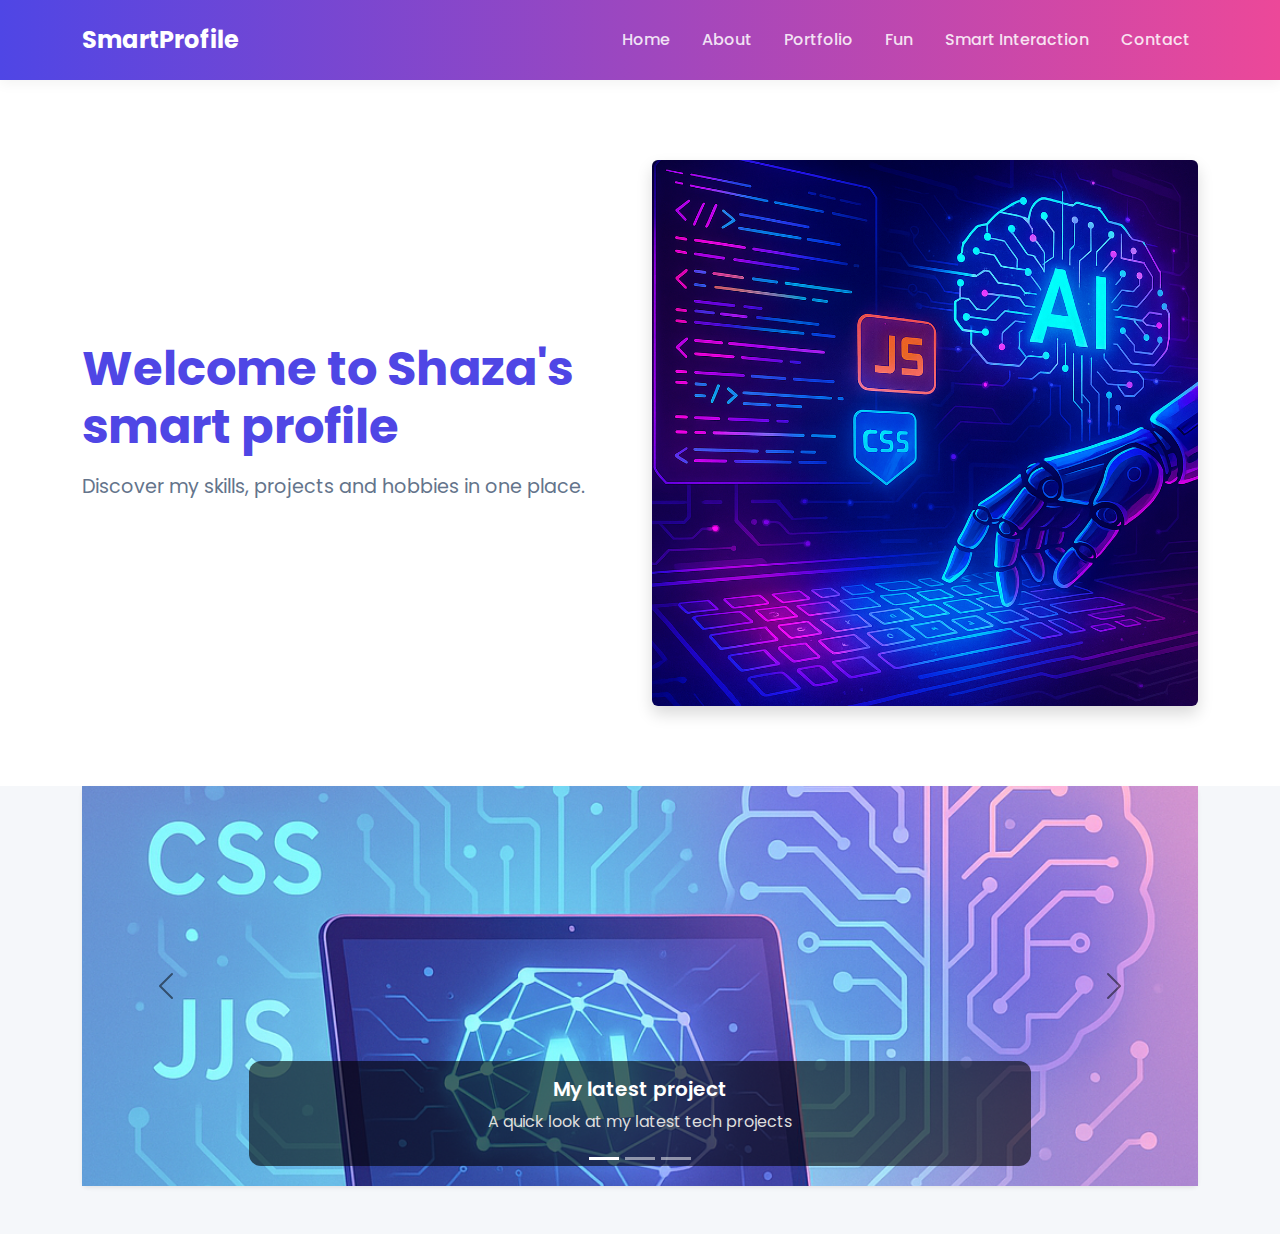
<file: index.html>
<!DOCTYPE html>
<html lang="en">
<head>
  <meta charset="UTF-8" />
  <meta name="viewport" content="width=device-width, initial-scale=1.0" />
  <title>Home – Smart Profile</title>
  <!-- Bootstrap 5 CSS -->
  <link
    href="https://cdn.jsdelivr.net/npm/bootstrap@5.3.0/dist/css/bootstrap.min.css"
    rel="stylesheet"
  />
  <link rel="stylesheet" href="stylee.css" />
</head>
<body>

  <!-- Navbar -->
  <nav class="navbar navbar-expand-lg navbar-light bg-white">
    <div class="container">
      <a class="navbar-brand" href="index.html">SmartProfile</a>
      <button
        class="navbar-toggler"
        type="button"
        data-bs-toggle="collapse"
        data-bs-target="#navMenu"
        aria-controls="navMenu"
        aria-expanded="false"
        aria-label="Toggle navigation"
      >
        <span class="navbar-toggler-icon"></span>
      </button>
      <div class="collapse navbar-collapse" id="navMenu">
        <ul class="navbar-nav ms-auto">
          <li class="nav-item"><a class="nav-link" href="index.html">Home</a></li>
          <li class="nav-item"><a class="nav-link" href="about.html">About</a></li>
          <li class="nav-item"><a class="nav-link" href="portfolio.html">Portfolio</a></li>
          <li class="nav-item"><a class="nav-link" href="fun.html">Fun</a></li>
          <li class="nav-item"><a class="nav-link" href="smart.html">Smart Interaction</a></li>
          <li class="nav-item"><a class="nav-link" href="contact.html">Contact</a></li>
        </ul>
      </div>
    </div>
  </nav>

  <!-- Hero Section -->
  <section class="hero-section">
    <div class="container">
      <div class="row align-items-center">
        <!-- Text -->
        <div class="col-md-6 mb-4 mb-md-0">
          <h1 class="mb-3">Welcome to Shaza's smart profile</h1>
          <p>Discover my skills, projects and hobbies in one place.</p>
        </div>
        <!-- Image -->
        <div class="col-md-6 text-center">
          <img
            src="images/image4.jpg"
            class="img-fluid rounded shadow"
            alt="Profile Image"
          />
        </div>
      </div>
    </div>
  </section>

  <!-- Carousel Section -->
  <section class="mb-5">
    <div class="container">
      <div
        id="mainCarousel"
        class="carousel slide shadow-sm rounded"
        data-bs-ride="carousel"
        data-bs-interval="3500"
      >
        <!-- Indicators -->
        <div class="carousel-indicators">
          <button
            type="button"
            data-bs-target="#mainCarousel"
            data-bs-slide-to="0"
            class="active"
            aria-current="true"
            aria-label="Slide 1"
          ></button>
          <button
            type="button"
            data-bs-target="#mainCarousel"
            data-bs-slide-to="1"
            aria-label="Slide 2"
          ></button>
          <button
            type="button"
            data-bs-target="#mainCarousel"
            data-bs-slide-to="2"
            aria-label="Slide 3"
          ></button>
        </div>

        <!-- Slides -->
        <div class="carousel-inner">
          <!-- Slide 1: Image -->
          <div class="carousel-item active">
            <img
              src="images/image2.jpg"
              class="d-block w-100"
              alt="Project Showcase"
            />
            <div class="carousel-caption d-none d-md-block">
              <h5>My latest project</h5>
              <p>A quick look at my latest tech projects</p>
            </div>
          </div>

          <!-- Slide 2: Quote -->
          <div class="carousel-item">
            <div
              class="d-flex align-items-center justify-content-center bg-light"
              style="height:400px;"
            >
              <blockquote class="blockquote text-center px-4">
                <p class="mb-0">
                  “The only way to do great work is to love what you do.”
                </p>
                <footer class="blockquote-footer mt-2">— Steve Jobs</footer>
              </blockquote>
            </div>
          </div>

          <!-- Slide 3: Image -->
          <div class="carousel-item">
            <img
              src="images/image3.jpg"
              class="d-block w-100"
              alt="Creative Design"
            />
            <div class="carousel-caption d-none d-md-block">
              <h5>Creativity and design</h5>
              <p>Innovative artwork and design displays</p>
            </div>
          </div>
        </div>

        <!-- Controls -->
        <button
          class="carousel-control-prev"
          type="button"
          data-bs-target="#mainCarousel"
          data-bs-slide="prev"
        >
          <span class="carousel-control-prev-icon"></span>
          <span class="visually-hidden">Previous</span>
        </button>
        <button
          class="carousel-control-next"
          type="button"
          data-bs-target="#mainCarousel"
          data-bs-slide="next"
        >
          <span class="carousel-control-next-icon"></span>
          <span class="visually-hidden">Next</span>
        </button>
      </div>
    </div>
  </section>

  <!-- Bootstrap 5 JS Bundle -->
  <script
    src="https://cdn.jsdelivr.net/npm/bootstrap@5.3.0/dist/js/bootstrap.bundle.min.js"
  ></script>
</body>
</html>
</file>
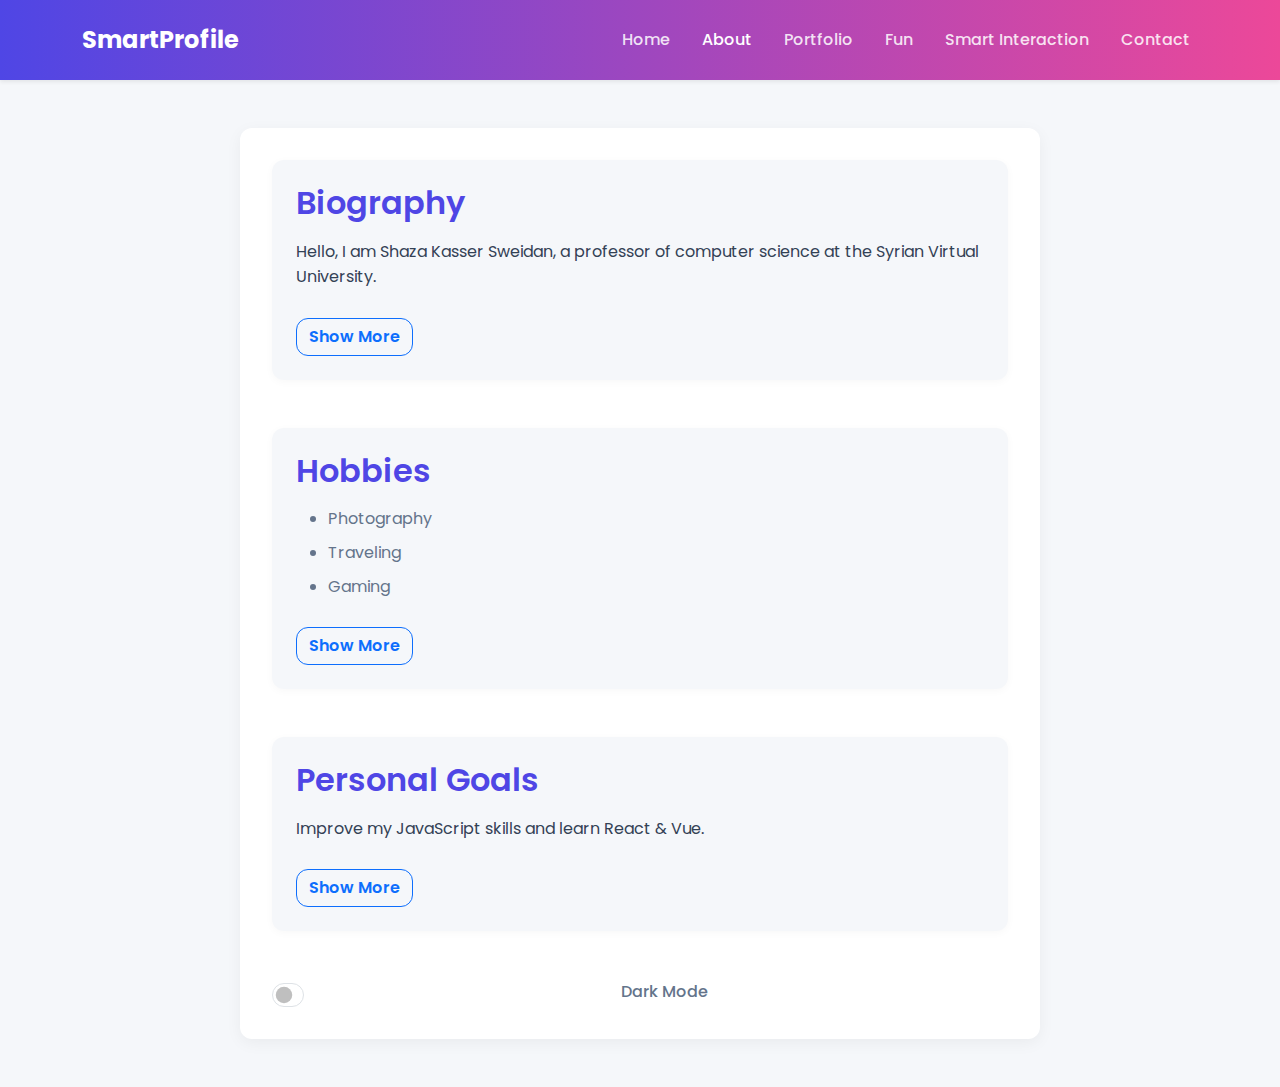
<file: about.html>
<!-- about.html -->
<!DOCTYPE html>
<html lang="en">
<head>
  <meta charset="UTF-8" />
  <meta name="viewport" content="width=device-width, initial-scale=1.0"/>
  <title>About Me – Smart Profile</title>
  <link
    href="https://cdn.jsdelivr.net/npm/bootstrap@5.3.0/dist/css/bootstrap.min.css"
    rel="stylesheet"
  />
  <link rel="stylesheet" href="style1.css" />
</head>
<body>
  <!-- Navbar -->
  <nav class="navbar navbar-expand-lg navbar-light bg-white shadow-sm">
    <div class="container">
      <a class="navbar-brand" href="index.html">SmartProfile</a>
      <button
        class="navbar-toggler"
        type="button"
        data-bs-toggle="collapse"
        data-bs-target="#navbarNav"
        aria-controls="navbarNav"
        aria-expanded="false"
        aria-label="Toggle navigation"
      >
        <span class="navbar-toggler-icon"></span>
      </button>
      <div class="collapse navbar-collapse" id="navbarNav">
        <ul class="navbar-nav ms-auto">
          <li class="nav-item"><a class="nav-link" href="index.html">Home</a></li>
          <li class="nav-item"><a class="nav-link active" href="about.html">About</a></li>
          <li class="nav-item"><a class="nav-link" href="portfolio.html">Portfolio</a></li>
          <li class="nav-item"><a class="nav-link" href="fun.html">Fun</a></li>
          <li class="nav-item"><a class="nav-link" href="smart.html">Smart Interaction</a></li>
          <li class="nav-item"><a class="nav-link" href="contact.html">Contact</a></li>
        </ul>
      </div>
    </div>
  </nav>

  <!-- Main Content -->
  <main class="container my-5 about-page">
    <!-- Biography Section -->
    <section class="mb-5 section-block">
      <h2>Biography</h2>
      <p>Hello, I am Shaza Kasser Sweidan, a professor of computer science at the Syrian Virtual University.</p>
      <button class="btn btn-outline-primary show-more-btn">Show More</button>
      <div class="more d-none">
        <p>
          I graduated from Tishreen University with a degree in Computer Science, 
          and over the past three years, I have worked on various projects, from e-commerce websites to interactive dashboards.
        </p>
      </div>
    </section>

    <!-- Hobbies Section -->
    <section class="mb-5 section-block">
      <h2>Hobbies</h2>
      <ul>
        <li>Photography</li>
        <li>Traveling</li>
        <li>Gaming</li>
      </ul>
      <button class="btn btn-outline-primary show-more-btn">Show More</button>
      <div class="more d-none">
        <p>
          On weekends, I often go on long hikes with my camera, experimenting with light and composition.
        </p>
      </div>
    </section>

    <!-- Personal Goals Section -->
    <section class="mb-5 section-block">
      <h2>Personal Goals</h2>
      <p>Improve my JavaScript skills and learn React & Vue.</p>
      <button class="btn btn-outline-primary show-more-btn">Show More</button>
      <div class="more d-none">
        <p>
          My next milestone is to contribute to an open-source project and speak at a local tech meetup
          about web accessibility best practices.
        </p>
      </div>
    </section>

    <!-- Theme Switcher -->
    <div class="form-check form-switch">
      <input
        class="form-check-input"
        type="checkbox"
        id="themeToggle"
      />
      <label class="form-check-label" for="themeToggle">
        Dark Mode
      </label>
    </div>
  </main>

  <script src="https://cdn.jsdelivr.net/npm/bootstrap@5.3.0/dist/js/bootstrap.bundle.min.js"></script>
  <script src="script1.js"></script>
</body>
</html>
</file>
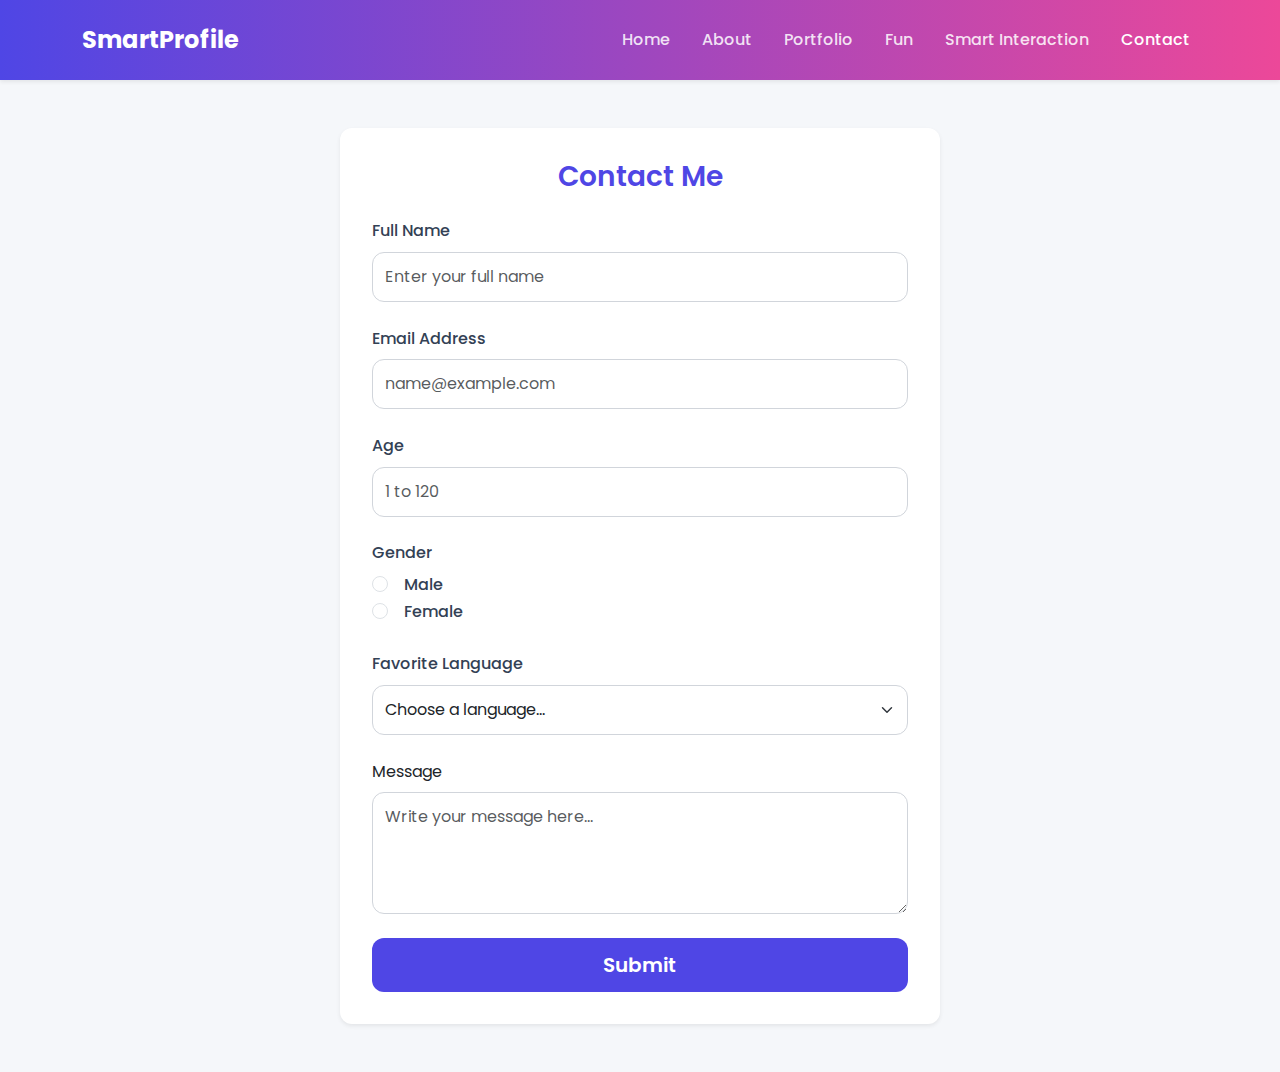
<file: contact.html>
<!DOCTYPE html>
<html lang="en">
<head>
  <meta charset="UTF-8" />
  <meta name="viewport" content="width=device-width, initial-scale=1.0"/>
  <title>Contact – Smart Profile</title>
  <!-- Bootstrap 5 CSS -->
  <link
    href="https://cdn.jsdelivr.net/npm/bootstrap@5.3.0/dist/css/bootstrap.min.css"
    rel="stylesheet"
  />
  <link rel="stylesheet" href="style2.css" />
</head>
<body>

  <!-- Navbar -->
  <nav class="navbar navbar-expand-lg navbar-light bg-white shadow-sm">
    <div class="container">
      <a class="navbar-brand" href="index.html">SmartProfile</a>
      <button
        class="navbar-toggler"
        type="button"
        data-bs-toggle="collapse"
        data-bs-target="#navbarNav"
        aria-controls="navbarNav"
        aria-expanded="false"
        aria-label="Toggle navigation"
      >
        <span class="navbar-toggler-icon"></span>
      </button>
      <div class="collapse navbar-collapse" id="navbarNav">
        <ul class="navbar-nav ms-auto">
          <li class="nav-item"><a class="nav-link" href="index.html">Home</a></li>
          <li class="nav-item"><a class="nav-link" href="about.html">About</a></li>
          <li class="nav-item"><a class="nav-link" href="portfolio.html">Portfolio</a></li>
          <li class="nav-item"><a class="nav-link" href="fun.html">Fun</a></li>
          <li class="nav-item"><a class="nav-link" href="smart.html">Smart Interaction</a></li>
          <li class="nav-item"><a class="nav-link active" href="contact.html">Contact</a></li>
        </ul>
      </div>
    </div>
  </nav>

  <!-- Contact Form -->
  <section class="container my-5">
    <div class="card mx-auto shadow-sm" style="max-width: 600px;">
      <div class="card-body">
        <h2 class="card-title text-center mb-4">Contact Me</h2>
        <form novalidate>
          <!-- Name -->
          <div class="mb-3">
            <label for="name" class="form-label">Full Name</label>
            <input
              type="text"
              class="form-control"
              id="name"
              name="name"
              placeholder="Enter your full name"
              required
            />
            <div class="invalid-feedback">
              Please enter your name.
            </div>
          </div>

          <!-- Email -->
          <div class="mb-3">
            <label for="email" class="form-label">Email Address</label>
            <input
              type="email"
              class="form-control"
              id="email"
              name="email"
              placeholder="name@example.com"
              required
            />
            <div class="invalid-feedback">
              Please enter a valid email address.
            </div>
          </div>

          <!-- Age -->
          <div class="mb-3">
            <label for="age" class="form-label">Age</label>
            <input
              type="number"
              class="form-control"
              id="age"
              name="age"
              placeholder="1 to 120"
              min="1"
              max="120"
              required
            />
            <div class="invalid-feedback">
              Please enter an age between 1 and 120.
            </div>
          </div>

          <!-- Gender -->
          <fieldset class="mb-3">
            <legend class="col-form-label pt-0">Gender</legend>
            <div class="form-check">
              <input
                class="form-check-input"
                type="radio"
                name="gender"
                id="genderMale"
                value="male"
                required
              />
              <label class="form-check-label" for="genderMale">
                Male
              </label>
            </div>
            <div class="form-check">
              <input
                class="form-check-input"
                type="radio"
                name="gender"
                id="genderFemale"
                value="female"
                required
              />
              <label class="form-check-label" for="genderFemale">
                Female
              </label>
            </div>
            <div class="invalid-feedback">
              Please select a gender.
            </div>
          </fieldset>

          <!-- Favorite Language -->
          <div class="mb-3">
            <label for="language" class="form-label">Favorite Language</label>
            <select
              class="form-select"
              id="language"
              name="language"
              required
            >
              <option value="">Choose a language...</option>
              <option value="html">HTML</option>
              <option value="css">CSS</option>
              <option value="javascript">JavaScript</option>
              <option value="python">Python</option>
              <option value="other">Other</option>
            </select>
            <div class="invalid-feedback">
              Please select a favorite language.
            </div>
          </div>

          <!-- Message -->
          <div class="mb-4">
            <label for="message" class="form-label">Message</label>
            <textarea
              class="form-control"
              id="message"
              name="message"
              rows="4"
              placeholder="Write your message here..."
              required
            ></textarea>
            <div class="invalid-feedback">
              Please enter a message.
            </div>
          </div>

          <!-- Submit -->
          <div class="d-grid">
            <button type="submit" class="btn btn-primary btn-lg">
              Submit
            </button>
          </div>
        </form>
      </div>
    </div>
  </section>

  <!-- Bootstrap JS & form validation script -->
  <script src="https://cdn.jsdelivr.net/npm/bootstrap@5.3.0/dist/js/bootstrap.bundle.min.js"></script>
  <script>
    // Enable Bootstrap form validation
    (function () {
      'use strict';
      var forms = document.querySelectorAll('form');
      Array.prototype.slice.call(forms).forEach(function (form) {
        form.addEventListener('submit', function (e) {
          if (!form.checkValidity()) {
            e.preventDefault();
            e.stopPropagation();
          }
          form.classList.add('was-validated');
        }, false);
      });
    })();
  </script>
</body>
</html>
</file>
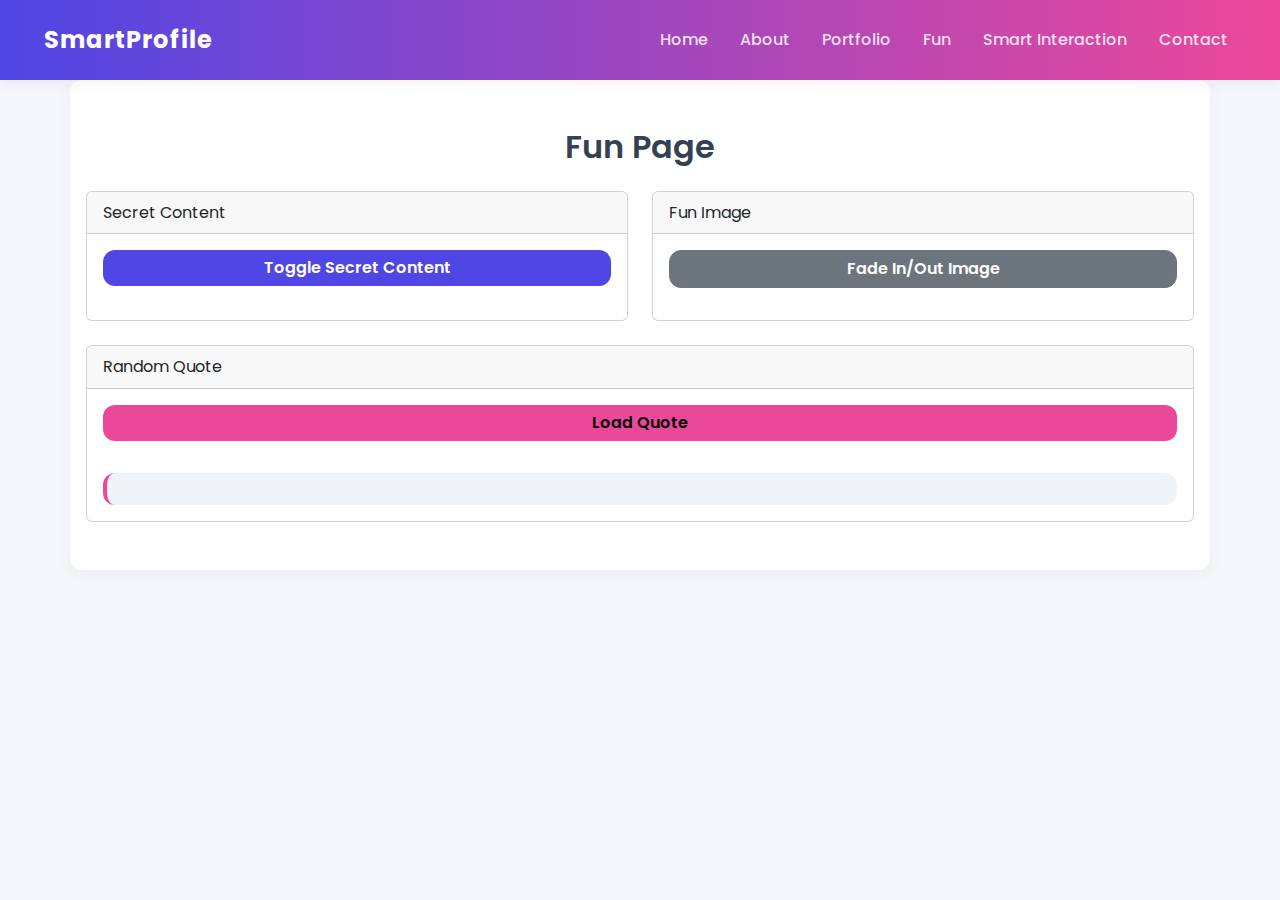
<file: fun.html>
<!DOCTYPE html>
<html lang="en">
<head>
  <meta charset="UTF-8">
  <meta name="viewport" content="width=device-width, initial-scale=1.0">
  <title>Fun - Smart Profile</title>
  <link href="https://cdn.jsdelivr.net/npm/bootstrap@5.3.0/dist/css/bootstrap.min.css" rel="stylesheet">
  <link rel="stylesheet" href="style4.css">
</head>
<body>
  <nav class="navbar navbar-expand-lg navbar-light bg-light">
    <div class="container-fluid">
      <a class="navbar-brand" href="index.html">SmartProfile</a>
      <button class="navbar-toggler" type="button" data-bs-toggle="collapse" data-bs-target="#navbarNav">
        <span class="navbar-toggler-icon"></span>
      </button>
      <div class="collapse navbar-collapse" id="navbarNav">
        <ul class="navbar-nav ms-auto">
          <li class="nav-item"><a class="nav-link" href="index.html">Home</a></li>
          <li class="nav-item"><a class="nav-link" href="about.html">About</a></li>
          <li class="nav-item"><a class="nav-link" href="portfolio.html">Portfolio</a></li>
          <li class="nav-item active"><a class="nav-link" href="fun.html">Fun</a></li>
          <li class="nav-item"><a class="nav-link" href="smart.html">Smart Interaction</a></li>
          <li class="nav-item"><a class="nav-link" href="contact.html">Contact</a></li>
        </ul>
      </div>
    </div>
  </nav>

  <section class="container py-5">
    <h2 class="mb-4 text-center">Fun Page</h2>
    <div class="row g-4">

      <!-- Card 1: Toggle Secret Content -->
      <div class="col-md-6">
        <div class="card fun-card h-100">
          <div class="card-header">Secret Content</div>
          <div class="card-body">
            <button id="toggleContent" class="btn btn-primary w-100 mb-3">Toggle Secret Content</button>
            <div id="secretContent" style="display:none;">
              <p>This is some secret content!</p>
            </div>
          </div>
        </div>
      </div>

      <!-- Card 2: Fade In/Out Image -->
      <div class="col-md-6">
        <div class="card fun-card h-100">
          <div class="card-header">Fun Image</div>
          <div class="card-body text-center">
            <button id="fadeImageBtn" class="btn btn-secondary w-100 mb-3">Fade In/Out Image</button>
            <img id="funImage" src="images/image1.jpg" alt="Fun Image" style="display:none; max-width: 100%; height: auto; border-radius: 0.5rem;">
          </div>
        </div>
      </div>

      <!-- Card 3: Load Quote via AJAX -->
      <div class="col-12">
        <div class="card fun-card">
          <div class="card-header">Random Quote</div>
          <div class="card-body">
            <button id="loadQuote" class="btn btn-info w-100 mb-3">Load Quote</button>
            <div id="quoteDisplay"></div>
          </div>
        </div>
      </div>

    </div>
  </section>

  <!-- jQuery + Bootstrap JS -->
  <script src="https://code.jquery.com/jquery-3.6.0.min.js"></script>
  <script src="https://cdn.jsdelivr.net/npm/bootstrap@5.3.0/dist/js/bootstrap.bundle.min.js"></script>
  <script src="script4.js"></script>
</body>
</html>
</file>
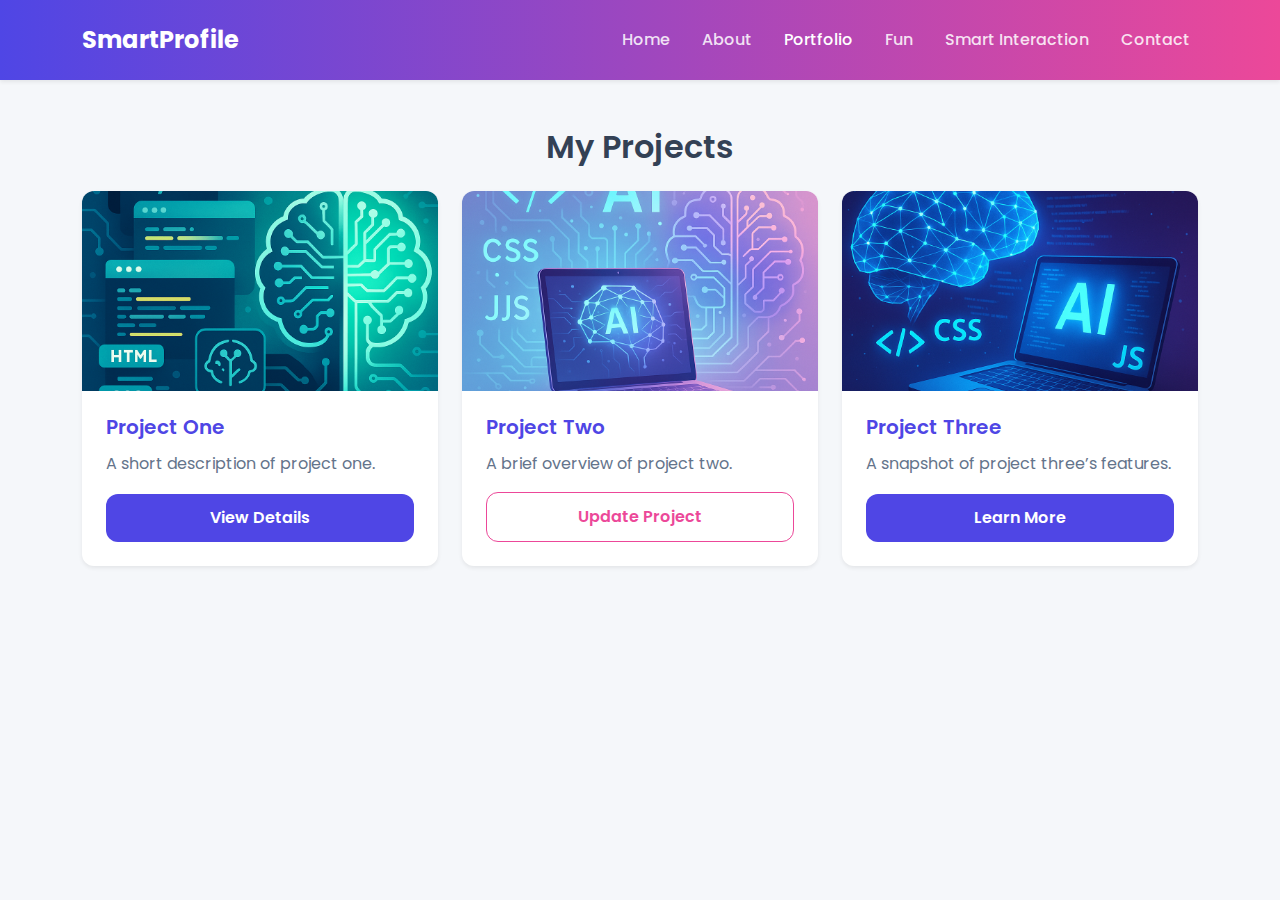
<file: portfolio.html>
<!DOCTYPE html>
<html lang="en">
<head>
  <meta charset="UTF-8" />
  <meta name="viewport" content="width=device-width, initial-scale=1" />
  <title>Portfolio – Smart Profile</title>
  <!-- Bootstrap 5 CSS -->
  <link
    href="https://cdn.jsdelivr.net/npm/bootstrap@5.3.0/dist/css/bootstrap.min.css"
    rel="stylesheet"
  />
  <!-- Your global styles (Poppins, color variables, card shadows, etc.) -->
  <link rel="stylesheet" href="style.css" />
</head>
<body>
  <!-- Navbar -->
  <nav class="navbar navbar-expand-lg navbar-light bg-white shadow-sm">
    <div class="container">
      <a class="navbar-brand" href="index.html">SmartProfile</a>
      <button
        class="navbar-toggler"
        type="button"
        data-bs-toggle="collapse"
        data-bs-target="#navbarNav"
        aria-controls="navbarNav"
        aria-expanded="false"
        aria-label="Toggle navigation"
      >
        <span class="navbar-toggler-icon"></span>
      </button>
      <div class="collapse navbar-collapse" id="navbarNav">
        <ul class="navbar-nav ms-auto">
          <li class="nav-item"><a class="nav-link" href="index.html">Home</a></li>
          <li class="nav-item"><a class="nav-link" href="about.html">About</a></li>
          <li class="nav-item"><a class="nav-link active" href="portfolio.html">Portfolio</a></li>
          <li class="nav-item"><a class="nav-link" href="fun.html">Fun</a></li>
          <li class="nav-item"><a class="nav-link" href="smart.html">Smart Interaction</a></li>
          <li class="nav-item"><a class="nav-link" href="contact.html">Contact</a></li>
        </ul>
      </div>
    </div>
  </nav>

  <!-- Portfolio Section -->
  <section class="container my-5">
    <h2 class="mb-4 text-center">My Projects</h2>
    <div class="row g-4">
      <!-- Project 1 -->
      <div class="col-lg-4 col-md-6">
        <div class="card h-100 shadow-sm">
          <img
            src="images/image1.jpg"
            class="card-img-top"
            alt="Project One Screenshot"
          />
          <div class="card-body d-flex flex-column">
            <h5 class="card-title">Project One</h5>
            <p class="card-text">
              A short description of project one.
            </p>
            <a href="#" class="mt-auto btn btn-primary">View Details</a>
          </div>
        </div>
      </div>

      <!-- Project 2 (Dynamic) -->
      <div class="col-lg-4 col-md-6">
        <div class="card h-100 shadow-sm">
          <img
            id="proj2-img"
            src="images/image2.jpg"
            class="card-img-top"
            alt="Project Two Screenshot"
          />
          <div class="card-body d-flex flex-column">
            <h5 id="proj2-title" class="card-title">Project Two</h5>
            <p id="proj2-desc" class="card-text">
              A brief overview of project two.
            </p>
            <button id="updateBtn" class="mt-auto btn btn-outline-secondary">
              Update Project
            </button>
          </div>
        </div>
      </div>

      <!-- Project 3 -->
      <div class="col-lg-4 col-md-6">
        <div class="card h-100 shadow-sm">
          <img
            src="images/image3.jpg"
            class="card-img-top"
            alt="Project Three Screenshot"
          />
          <div class="card-body d-flex flex-column">
            <h5 class="card-title">Project Three</h5>
            <p class="card-text">
              A snapshot of project three’s features.
            </p>
            <a href="#" class="mt-auto btn btn-primary">Learn More</a>
          </div>
        </div>
      </div>
    </div>
  </section>

  <!-- Bootstrap JS -->
  <script src="https://cdn.jsdelivr.net/npm/bootstrap@5.3.0/dist/js/bootstrap.bundle.min.js"></script>
  <!-- Dynamic update script -->
  <script>
    document.addEventListener('DOMContentLoaded', function() {
      const updateBtn = document.getElementById('updateBtn');
      updateBtn.addEventListener('click', () => {
        document.getElementById('proj2-title').textContent = 'Updated Project Title';
        document.getElementById('proj2-desc').textContent = 'This project description was updated dynamically with JavaScript.';
        document.getElementById('proj2-img').src = 'images/image3.jpg';
      });
    });
  </script>
</body>
</html>
</file>
<file: stylee.css>
/* style_home.css */

/* 1. Import Poppins font */
@import url('https://fonts.googleapis.com/css2?family=Poppins:wght@300;400;600;700&display=swap');

/* 2. Root variables */
:root {
  --font-family: 'Poppins', sans-serif;
  --color-bg: #f5f7fa;
  --color-white: #ffffff;
  --color-primary: #4f46e5;
  --color-secondary: #ec4899;
  --color-text: #334155;
  --color-muted: #64748b;
  --radius: 0.75rem;
  --transition: 0.3s ease-in-out;
}

/* 3. Global reset & body */
* {
  box-sizing: border-box;
  margin: 0;
  padding: 0;
}
body {
  font-family: var(--font-family);
  background-color: var(--color-bg);
  color: var(--color-text);
  line-height: 1.6;
  transition: background-color var(--transition), color var(--transition);
}

/* 4. Navbar */
.navbar {
  background: linear-gradient(90deg, var(--color-primary), var(--color-secondary)) !important;
  padding: 1rem 2rem;
  box-shadow: 0 4px 12px rgba(0,0,0,0.05);
}
.navbar .navbar-brand {
  color: #fff !important;
  font-weight: 700;
  font-size: 1.5rem;
}
.navbar .nav-link {
  color: rgba(255,255,255,0.85) !important;
  margin-left: 1rem;
  font-weight: 500;
  transition: color var(--transition);
}
.navbar .nav-link:hover,
.navbar .nav-link.active {
  color: #fff !important;
}

/* 5. Hero Section */
.hero-section {
  padding: 5rem 0;
  background: var(--color-white);
}
.hero-section h1 {
  font-size: 3rem;
  font-weight: 700;
  color: var(--color-primary);
  margin-bottom: 1rem;
}
.hero-section p {
  font-size: 1.2rem;
  color: var(--color-muted);
  margin-bottom: 1.5rem;
}
.hero-section img {
  max-width: 100%;
  border-radius: var(--radius);
  box-shadow: 0 8px 24px rgba(0,0,0,0.1);
}

/* 6. Carousel */
.carousel {
  background: transparent;
}
.carousel-inner img {
  height: 400px;
  object-fit: cover;
}
.carousel-caption {
  background: rgba(0,0,0,0.6);
  padding: 1rem;
  border-radius: var(--radius);
}
.carousel-caption h5 {
  font-weight: 600;
  color: #fff;
}
.carousel-caption p {
  color: #ddd;
}
.carousel-control-prev-icon,
.carousel-control-next-icon {
  filter: invert(1);
}

/* 7. Utilities */
.container {
  max-width: 1140px;
}

/* 8. Responsive adjustments */
@media (max-width: 767px) {
  .hero-section h1 {
    font-size: 2.5rem;
  }
  .hero-section p {
    font-size: 1rem;
  }
}
</file>
<file: style1.css>
/* style1.css */

/* 1. Import Poppins font */
@import url('https://fonts.googleapis.com/css2?family=Poppins:wght@300;400;600;700&display=swap');

/* 2. Root color & spacing variables */
:root {
  --font-family: 'Poppins', sans-serif;
  --color-bg: #f5f7fa;
  --color-card: #ffffff;
  --color-primary: #4f46e5;
  --color-secondary: #ec4899;
  --color-text: #334155;
  --color-muted: #64748b;
  --radius: 0.75rem;
  --transition: 0.3s ease-in-out;
}

/* 3. Global reset & body */
* {
  box-sizing: border-box;
  margin: 0;
  padding: 0;
}
body {
  font-family: var(--font-family);
  background-color: var(--color-bg);
  color: var(--color-text);
  line-height: 1.6;
  transition: background-color var(--transition), color var(--transition);
}

/* 4. Navbar */
.navbar {
  background: linear-gradient(90deg, var(--color-primary), var(--color-secondary)) !important;
  padding: 1rem 2rem;
  box-shadow: 0 4px 12px rgba(0,0,0,0.05);
}
.navbar .navbar-brand {
  color: #fff !important;
  font-weight: 700;
  font-size: 1.5rem;
}
.navbar .nav-link {
  color: rgba(255,255,255,0.85) !important;
  margin-left: 1rem;
  font-weight: 500;
  transition: color var(--transition);
}
.navbar .nav-link:hover,
.navbar .nav-link.active {
  color: #fff !important;
}

/* 5. Main container */
.about-page {
  max-width: 800px;
  margin: 2rem auto;
  padding: 2rem;
  background: var(--color-card);
  border-radius: var(--radius);
  box-shadow: 0 4px 16px rgba(0,0,0,0.05);
}

/* 6. Section blocks */
.section-block {
  margin-bottom: 2rem;
  padding: 1.5rem;
  background: var(--color-bg);
  border-radius: var(--radius);
  box-shadow: 0 2px 8px rgba(0,0,0,0.03);
  transition: background var(--transition), box-shadow var(--transition);
}
.section-block h2 {
  font-weight: 600;
  margin-bottom: 1rem;
  color: var(--color-primary);
}
.section-block p,
.section-block ul {
  color: var(--color-text);
}
.section-block ul li {
  margin-bottom: 0.5rem;
  color: var(--color-muted);
}

/* 7. Show more buttons */
.show-more-btn {
  display: inline-block;
  margin-top: 0.75rem;
  font-weight: 600;
  border-radius: var(--radius);
  transition: transform var(--transition), box-shadow var(--transition);
}
.show-more-btn:hover {
  transform: translateY(-2px);
  box-shadow: 0 6px 12px rgba(0,0,0,0.1);
}

/* 8. Hidden extra content */
.more {
  margin-top: 1rem;
}
.more.d-none {
  display: none !important;
}

/* 9. Theme switcher */
.form-check {
  text-align: center;
  margin-top: 2rem;
}
.form-check-input {
  width: 3rem;
  height: 1.5rem;
  cursor: pointer;
}
.form-check-label {
  margin-left: 0.5rem;
  font-weight: 500;
  color: var(--color-muted);
}

/* 10. Dark mode overrides */
body.dark-mode {
  --color-bg: #1e293b;
  --color-card: #334155;
  --color-text: #f8fafc;
  --color-muted: #94a3b8;
}
body.dark-mode {
  background-color: var(--color-bg);
  color: var(--color-text);
}
body.dark-mode .about-page {
  background: var(--color-card);
}
body.dark-mode .section-block {
  background: var(--color-card);
  box-shadow: 0 2px 8px rgba(0,0,0,0.3);
}
body.dark-mode .section-block h2 {
  color: var(--color-secondary);
}
body.dark-mode .show-more-btn {
  box-shadow: none;
}
</file>
<file: style2.css>
/* style2.css */

/* 1. استيراد خط Poppins من Google Fonts */
@import url('https://fonts.googleapis.com/css2?family=Poppins:wght@300;400;600;700&display=swap');

/* 2. متغيرات الألوان العامة */
:root {
  --font-family: 'Poppins', sans-serif;
  --color-bg: #f5f7fa;
  --color-card: #ffffff;
  --color-primary: #4f46e5;
  --color-secondary: #ec4899;
  --color-text: #334155;
  --color-muted: #64748b;
  --radius: 0.75rem;
  --transition: 0.3s ease-in-out;
}

/* 3. إعدادات أساسية */
* {
  box-sizing: border-box;
  margin: 0;
  padding: 0;
}
body {
  font-family: var(--font-family);
  background-color: var(--color-bg);
  color: var(--color-text);
  line-height: 1.6;
}

/* 4. Navbar */
.navbar {
  background: linear-gradient(90deg, var(--color-primary), var(--color-secondary));
  padding: 1rem 2rem;
  box-shadow: 0 4px 12px rgba(0,0,0,0.05);
}
.navbar .navbar-brand {
  color: #fff !important;
  font-weight: 700;
  font-size: 1.5rem;
}
.navbar .navbar-toggler-icon {
  filter: invert(1);
}
.navbar .nav-link {
  color: rgba(255,255,255,0.85) !important;
  margin-left: 1rem;
  font-weight: 500;
  transition: color var(--transition);
}
.navbar .nav-link.active,
.navbar .nav-link:hover {
  color: #fff !important;
}

/* 5. قسم النموذج (Card) */
.container .card {
  background: var(--color-card);
  border: none;
  border-radius: var(--radius);
  box-shadow: 0 4px 16px rgba(0,0,0,0.05);
}
.container .card-body {
  padding: 2rem;
}
.card-title {
  font-weight: 600;
  font-size: 1.75rem;
  text-align: center;
  margin-bottom: 1.5rem;
  color: var(--color-primary);
}

/* 6. تنسيق الحقول */
.form-control,
.form-select {
  border-radius: var(--radius);
  padding: 0.75rem;
  border: 1px solid #d1d5db;
  transition: border-color var(--transition), box-shadow var(--transition);
}
.form-control:focus,
.form-select:focus {
  outline: none;
  border-color: var(--color-primary);
  box-shadow: 0 0 0 3px rgba(79,70,229,0.2);
}
fieldset legend {
  font-weight: 500;
  margin-bottom: 0.5rem;
  color: var(--color-text);
}
.form-check-label {
  margin-left: 0.5rem;
  font-weight: 400;
  color: var(--color-text);
}

/* 7. تنسيق الأزرار */
.btn-primary {
  background: var(--color-primary);
  border: none;
  font-weight: 600;
  border-radius: var(--radius);
  padding: 0.75rem;
  transition: transform var(--transition), box-shadow var(--transition);
}
.btn-primary:hover {
  transform: translateY(-2px);
  box-shadow: 0 6px 12px rgba(0,0,0,0.1);
}

/* 8. مسافات فائقة التنظيم */
.container .mb-3 label {
  font-weight: 500;
  color: var(--color-text);
}
.container .mb-3,
.container .mb-4 {
  margin-bottom: 1.5rem !important;
}
.container .d-grid {
  margin-top: 1rem;
}

/* 9. رسائل التحقق */
.was-validated .form-control:invalid,
.was-validated .form-select:invalid,
.was-validated .form-check-input:invalid {
  border-color: #dc3545;
}
.was-validated .invalid-feedback {
  display: block;
  color: #dc3545;
  margin-top: 0.25rem;
}

/* 10. الوضع الليلي (اختياري) */
body.dark {
  --color-bg: #1e293b;
  --color-card: #334155;
  --color-text: #f8fafc;
}
body.dark .navbar {
  background: linear-gradient(90deg, var(--color-secondary), var(--color-primary));
}
body.dark .container .card {
  background: var(--color-card);
}
body.dark .card-title {
  color: var(--color-secondary);
}
body.dark .form-control:focus,
body.dark .form-select:focus {
  box-shadow: 0 0 0 3px rgba(236,72,153,0.2);
}
</file>
<file: style4.css>
/* 1. استيراد خط Poppins من Google Fonts */
@import url('https://fonts.googleapis.com/css2?family=Poppins:wght@300;400;600;700&display=swap');

/* 2. المتغيرات الرئيسية للألوان */
:root {
  --font-family: 'Poppins', sans-serif;
  --color-bg: #f5f7fa;
  --color-card: #ffffff;
  --color-primary: #4f46e5;   /* أزرق بنفسجي */
  --color-secondary: #ec4899; /* وردي */
  --color-text: #334155;      /* رمادي غامق */
  --color-muted: #64748b;
  --radius: 0.75rem;
  --transition: 0.3s ease-in-out;
}

/* 3. إعدادات أساسية */
* {
  box-sizing: border-box;
  margin: 0;
  padding: 0;
}
body {
  font-family: var(--font-family);
  background-color: var(--color-bg);
  color: var(--color-text);
  line-height: 1.6;
}

/* 4. Navbar مُعظّم */
.navbar {
  background: linear-gradient(90deg, var(--color-primary), var(--color-secondary));
  padding: 1rem 2rem;
  box-shadow: 0 4px 12px rgba(0,0,0,0.05);
}
.navbar .navbar-brand {
  font-weight: 700;
  color: #fff !important;
  font-size: 1.5rem;
  letter-spacing: 1px;
}
.navbar .nav-link {
  color: rgba(255,255,255,0.85) !important;
  margin-left: 1rem;
  font-weight: 500;
  transition: color var(--transition);
}
.navbar .nav-link:hover {
  color: #fff !important;
}

/* 5. العناوين */
h1, h2, h3 {
  font-weight: 600;
  color: var(--color-text);
  margin-bottom: 1rem;
}

/* 6. الأزرار */
.btn {
  font-weight: 600;
  border-radius: var(--radius);
  transition: transform var(--transition), box-shadow var(--transition);
}
.btn-primary {
  background: var(--color-primary);
  border: none;
}
.btn-info {
  background: var(--color-secondary);
  border: none;
}
.btn-primary:hover,
.btn-info:hover {
  transform: translateY(-2px);
  box-shadow: 0 6px 12px rgba(0,0,0,0.1);
}

/* 7. أقسام المحتوى */
section.container {
  padding: 3rem 1rem;
  background: #fff;
  border-radius: var(--radius);
  box-shadow: 0 4px 16px rgba(0,0,0,0.05);
  margin-bottom: 2rem;
}

/* 8. Fun Page Specific */
#secretContent {
  background-color: var(--color-card);
  border-left: 4px solid var(--color-primary);
  padding: 1rem;
  border-radius: var(--radius);
  box-shadow: inset 0 2px 8px rgba(0,0,0,0.05);
}
#funImage {
  display: block;
  margin: 1rem auto;
  max-width: 80%;
  border-radius: var(--radius);
  box-shadow: 0 8px 24px rgba(0,0,0,0.1);
}
#quoteDisplay {
  font-style: italic;
  color: var(--color-muted);
  padding: 1rem;
  margin-top: 1rem;
  background: #f0f4f8;
  border-radius: var(--radius);
  border-left: 4px solid var(--color-secondary);
}

/* 9. تباعد عام بين الأزرار */
section.container button {
  margin-right: 0.75rem;
  margin-bottom: 0.5rem;
}
</file>
<file: style.css>
/* 1. Import Poppins font */
@import url('https://fonts.googleapis.com/css2?family=Poppins:wght@300;400;600;700&display=swap');

/* 2. Root variables */
:root {
  --font-family: 'Poppins', sans-serif;
  --color-bg: #f5f7fa;
  --color-card: #ffffff;
  --color-primary: #4f46e5;
  --color-secondary: #ec4899;
  --color-text: #334155;
  --color-muted: #64748b;
  --radius: 0.75rem;
  --transition: 0.3s ease-in-out;
}

/* 3. Global reset & body */
* {
  box-sizing: border-box;
  margin: 0;
  padding: 0;
}
body {
  font-family: var(--font-family);
  background-color: var(--color-bg);
  color: var(--color-text);
  line-height: 1.6;
}

/* 4. Navbar */
.navbar {
  background: linear-gradient(90deg, var(--color-primary), var(--color-secondary));
  padding: 1rem 2rem;
  box-shadow: 0 4px 12px rgba(0,0,0,0.05);
}
.navbar .navbar-brand {
  color: #fff !important;
  font-weight: 700;
  font-size: 1.5rem;
}
.navbar .nav-link {
  color: rgba(255,255,255,0.85) !important;
  margin-left: 1rem;
  font-weight: 500;
  transition: color var(--transition);
}
.navbar .nav-link:hover,
.navbar .nav-link.active {
  color: #fff !important;
}

/* 5. Section title */
.container h2 {
  font-weight: 600;
  margin-bottom: 1.5rem;
  text-align: center;
  color: var(--color-text);
}

/* 6. Card styling */
.card {
  border: none;
  border-radius: var(--radius);
  box-shadow: 0 4px 16px rgba(0,0,0,0.05);
  transition: transform var(--transition), box-shadow var(--transition);
}
.card:hover {
  transform: translateY(-4px);
  box-shadow: 0 8px 24px rgba(0,0,0,0.1);
}
.card-img-top {
  border-top-left-radius: var(--radius);
  border-top-right-radius: var(--radius);
  object-fit: cover;
  height: 200px;
}
.card-body {
  display: flex;
  flex-direction: column;
  padding: 1.5rem;
}
.card-title {
  font-weight: 600;
  margin-bottom: 0.75rem;
  color: var(--color-primary);
}
.card-text {
  flex-grow: 1;
  color: var(--color-muted);
}

/* 7. Buttons */
.btn-primary,
.btn-outline-secondary {
  font-weight: 600;
  border-radius: var(--radius);
  padding: 0.75rem 1rem;
  transition: transform var(--transition), box-shadow var(--transition);
}
.btn-primary {
  background: var(--color-primary);
  border: none;
  color: #fff;
}
.btn-outline-secondary {
  border-color: var(--color-secondary);
  color: var(--color-secondary);
}
.btn-primary:hover,
.btn-outline-secondary:hover {
  transform: translateY(-2px);
  box-shadow: 0 6px 12px rgba(0,0,0,0.1);
}

/* 8. Responsive spacing */
.row.g-4 > [class*='col-'] {
  margin-bottom: 1rem;
}

/* 9. Dark mode (optional) */
body.dark {
  --color-bg: #1e293b;
  --color-card: #334155;
  --color-text: #f8fafc;
}
body.dark .navbar {
  background: linear-gradient(90deg, var(--color-secondary), var(--color-primary));
}
body.dark .container {
  background: var(--color-bg);
}
body.dark .card {
  background: var(--color-card);
}
body.dark .card-title {
  color: var(--color-secondary);
}
body.dark .card-text {
  color: #cbd5e1;
}
body.dark .btn-primary {
  background: var(--color-secondary);
}
body.dark .btn-outline-secondary {
  border-color: #4f46e5;
  color: #4f46e5;
}
</file>
